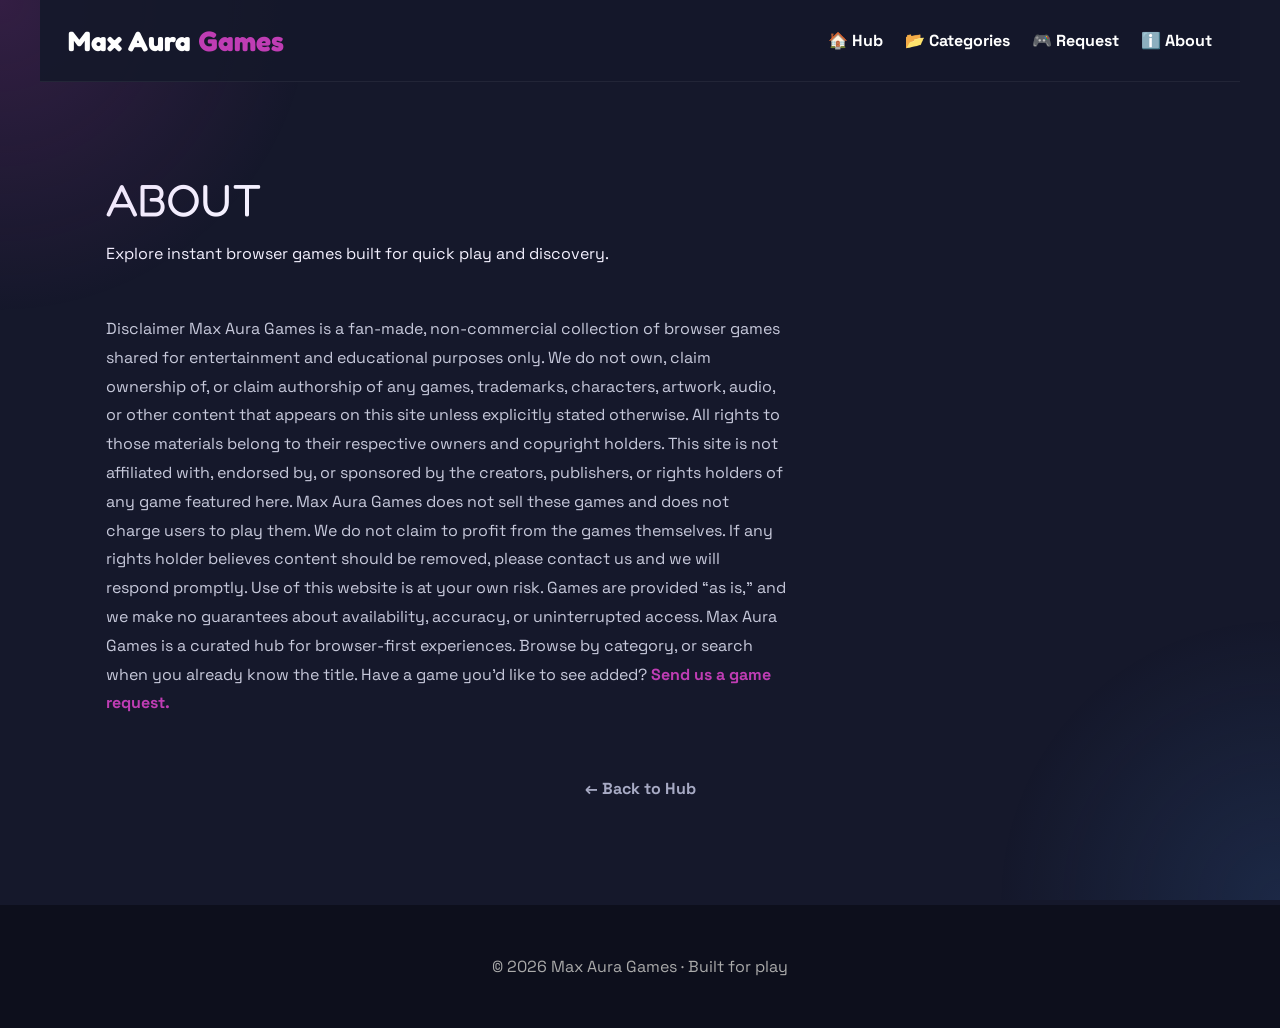
<file: about.html>
<!DOCTYPE html>
<html lang="en">
<head>
  <meta charset="UTF-8">
  <meta name="viewport" content="width=device-width, initial-scale=1.0">
  <title>About | Max Aura Games</title>
  <meta name="description" content="About Max Aura Games — a curated hub for browser games.">
  <link rel="stylesheet" href="styles.css">
  <link rel="preconnect" href="https://fonts.googleapis.com">
  <link rel="preconnect" href="https://fonts.gstatic.com" crossorigin>
  <link href="https://fonts.googleapis.com/css2?family=Fredoka:wght@400;600;700;900&family=Space+Grotesk:wght@400;700&display=swap" rel="stylesheet">
</head>
<body>
  <header class="site-header">
    <a href="index.html" class="brand">Max Aura <span>Games</span></a>
    <nav>
      <a href="home.html">🏠 Hub</a>
      <a href="categories.html">📂 Categories</a>
      <a href="request.html">🎮 Request</a>
      <a href="about.html">ℹ️ About</a>
    </nav>
  </header>

  <main>
    <section class="about-section">
      <div class="section-heading">
        <div>
          <h2>ABOUT</h2>
          <p>Explore instant browser games built for quick play and discovery.</p>
        </div>
      </div>
      <p class="about-copy">
        Disclaimer
        Max Aura Games is a fan-made, non-commercial collection of browser games shared for entertainment and educational purposes only.
        We do not own, claim ownership of, or claim authorship of any games, trademarks, characters, artwork, audio, or other content that appears on this site unless explicitly stated otherwise. All rights to those materials belong to their respective owners and copyright holders.
        This site is not affiliated with, endorsed by, or sponsored by the creators, publishers, or rights holders of any game featured here.
        Max Aura Games does not sell these games and does not charge users to play them. We do not claim to profit from the games themselves. If any rights holder believes content should be removed, please contact us and we will respond promptly.
        Use of this website is at your own risk. Games are provided “as is,” and we make no guarantees about availability, accuracy, or uninterrupted access.
        
        Max Aura Games is a curated hub for browser-first experiences.
        Browse by category, or search when you already know the title.
        Have a game you'd like to see added?
        <a href="request.html">Send us a game request.</a>
      </p>
      <p class="back-row" style="margin-top: 32px;">
        <a href="home.html" class="back-link">← Back to Hub</a>
      </p>
    </section>
  </main>

  <footer>
    <p>© <span id="year"></span> Max Aura Games · Built for play</p>
  </footer>

  <script>
    const yearElement = document.querySelector("#year");
    if (yearElement) yearElement.textContent = new Date().getFullYear();
  </script>
</body>
</html>
</file>
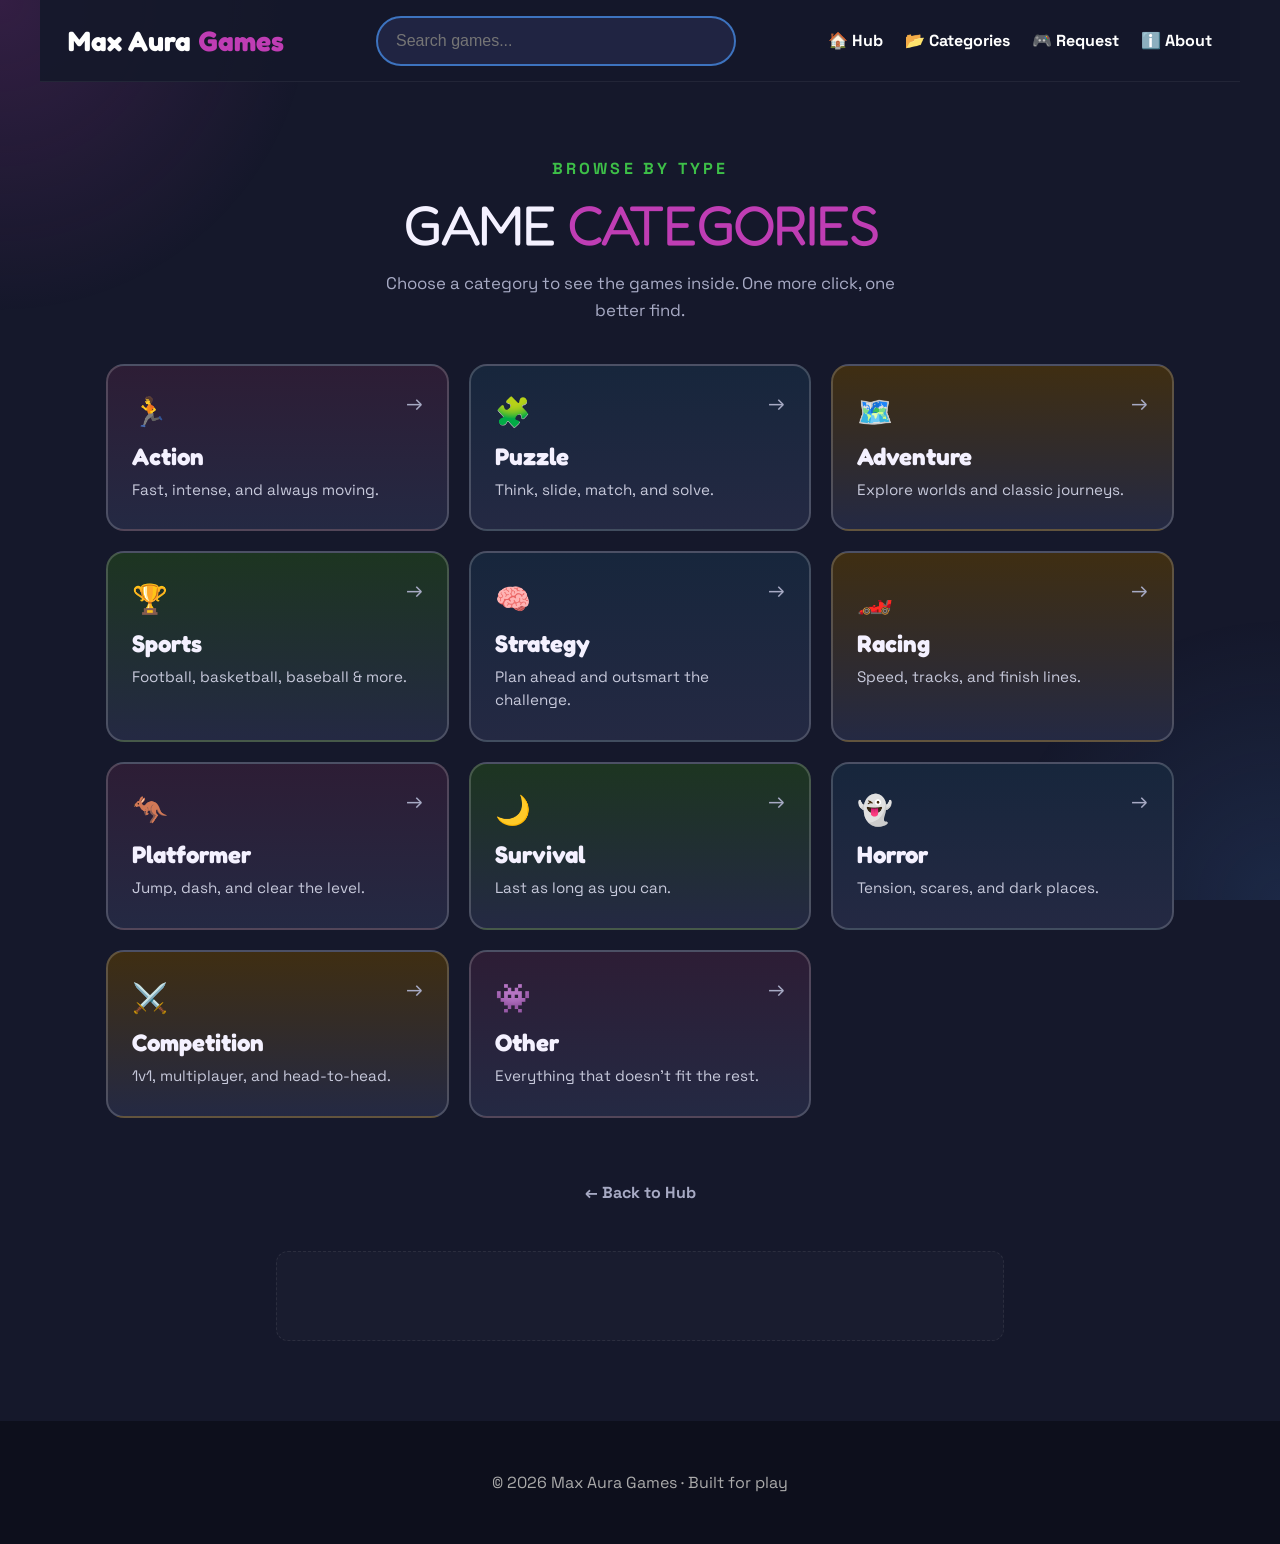
<file: categories.html>
<!DOCTYPE html>
<html lang="en">
<head>
  <meta charset="UTF-8">
  <meta name="viewport" content="width=device-width, initial-scale=1.0">
  <title>Categories | Max Aura Games</title>
  <meta name="description" content="Browse games by category on Max Aura Games.">
  <link rel="stylesheet" href="styles.css">
  <link rel="preconnect" href="https://fonts.googleapis.com">
  <link rel="preconnect" href="https://fonts.gstatic.com" crossorigin>
  <link href="https://fonts.googleapis.com/css2?family=Fredoka:wght@400;600;700;900&family=Space+Grotesk:wght@400;700&display=swap" rel="stylesheet">
</head>
<body>
  <header class="site-header">
    <a href="index.html" class="brand">Max Aura <span>Games</span></a>
    <div class="search-box">
      <input id="game-search" type="text" placeholder="Search games..." aria-label="Search games">
    </div>
    <nav>
      <a href="home.html">🏠 Hub</a>
      <a href="categories.html">📂 Categories</a>
      <a href="request.html">🎮 Request</a>
      <a href="about.html">ℹ️ About</a>
    </nav>
  </header>

  <main class="hub-main">
    <section class="hub-intro">
      <p class="eyebrow">BROWSE BY TYPE</p>
      <h1>GAME <em>CATEGORIES</em></h1>
      <p class="hub-subtitle">Choose a category to see the games inside. One more click, one better find.</p>
    </section>

    <section class="hub-grid category-grid">
      <a href="category.html?cat=Action" class="hub-card hub-card-pink">
        <span class="hub-icon">🏃</span>
        <h2>Action</h2>
        <p>Fast, intense, and always moving.</p>
        <span class="hub-arrow">→</span>
      </a>

      <a href="category.html?cat=Puzzle" class="hub-card hub-card-blue">
        <span class="hub-icon">🧩</span>
        <h2>Puzzle</h2>
        <p>Think, slide, match, and solve.</p>
        <span class="hub-arrow">→</span>
      </a>

      <a href="category.html?cat=Adventure" class="hub-card hub-card-gold">
        <span class="hub-icon">🗺️</span>
        <h2>Adventure</h2>
        <p>Explore worlds and classic journeys.</p>
        <span class="hub-arrow">→</span>
      </a>

      <a href="category.html?cat=Sports" class="hub-card hub-card-green">
        <span class="hub-icon">🏆</span>
        <h2>Sports</h2>
        <p>Football, basketball, baseball & more.</p>
        <span class="hub-arrow">→</span>
      </a>

      <a href="category.html?cat=Strategy" class="hub-card hub-card-blue">
        <span class="hub-icon">🧠</span>
        <h2>Strategy</h2>
        <p>Plan ahead and outsmart the challenge.</p>
        <span class="hub-arrow">→</span>
      </a>

      <a href="category.html?cat=Racing" class="hub-card hub-card-gold">
        <span class="hub-icon">🏎️</span>
        <h2>Racing</h2>
        <p>Speed, tracks, and finish lines.</p>
        <span class="hub-arrow">→</span>
      </a>

      <a href="category.html?cat=Platformer" class="hub-card hub-card-pink">
        <span class="hub-icon">🦘</span>
        <h2>Platformer</h2>
        <p>Jump, dash, and clear the level.</p>
        <span class="hub-arrow">→</span>
      </a>

      <a href="category.html?cat=Survival" class="hub-card hub-card-green">
        <span class="hub-icon">🌙</span>
        <h2>Survival</h2>
        <p>Last as long as you can.</p>
        <span class="hub-arrow">→</span>
      </a>

      <a href="category.html?cat=Horror" class="hub-card hub-card-blue">
        <span class="hub-icon">👻</span>
        <h2>Horror</h2>
        <p>Tension, scares, and dark places.</p>
        <span class="hub-arrow">→</span>
      </a>

      <a href="category.html?cat=Competition" class="hub-card hub-card-gold">
        <span class="hub-icon">⚔️</span>
        <h2>Competition</h2>
        <p>1v1, multiplayer, and head-to-head.</p>
        <span class="hub-arrow">→</span>
      </a>

      <a href="category.html?cat=Other" class="hub-card hub-card-pink">
        <span class="hub-icon">👾</span>
        <h2>Other</h2>
        <p>Everything that doesn’t fit the rest.</p>
        <span class="hub-arrow">→</span>
      </a>
    </section>

    <p class="back-row">
      <a href="home.html" class="back-link">← Back to Hub</a>
    </p>

    <div class="ad-slot" aria-hidden="true"></div>
  </main>

  <footer>
    <p>© <span id="year"></span> Max Aura Games · Built for play</p>
  </footer>

  <script>
    const yearElement = document.querySelector("#year");
    if (yearElement) yearElement.textContent = new Date().getFullYear();
  </script>
  <script src="games.js"></script>
  <script src="search.js"></script>
</body>
</html>
</file>
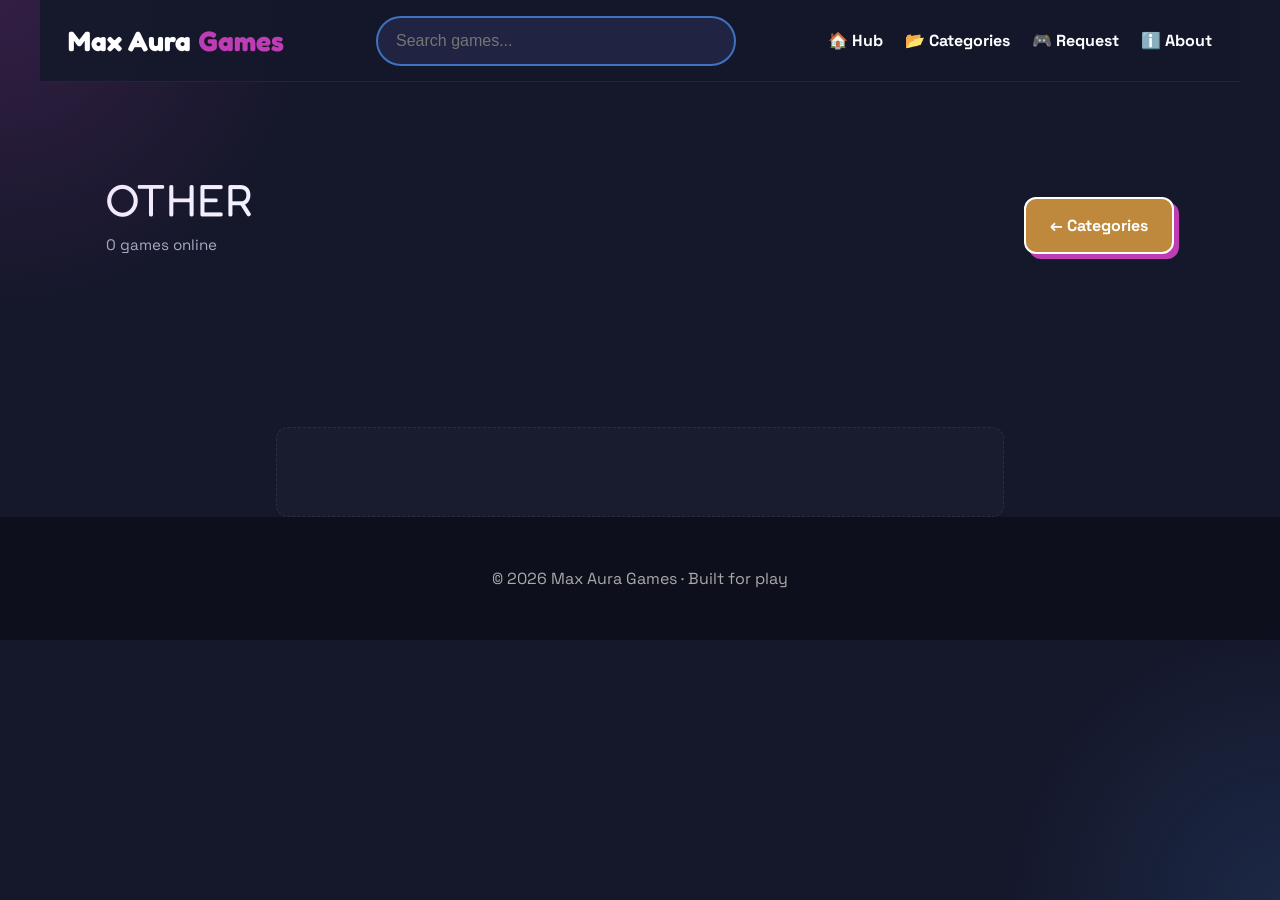
<file: category.html>
<!DOCTYPE html>
<html lang="en">
<head>
  <meta charset="UTF-8">
  <meta name="viewport" content="width=device-width, initial-scale=1.0">
  <title>Category | Max Aura Games</title>
  <meta name="description" content="Games by category on Max Aura Games.">
  <link rel="stylesheet" href="styles.css">
  <link rel="preconnect" href="https://fonts.googleapis.com">
  <link rel="preconnect" href="https://fonts.gstatic.com" crossorigin>
  <link href="https://fonts.googleapis.com/css2?family=Fredoka:wght@400;600;700;900&family=Space+Grotesk:wght@400;700&display=swap" rel="stylesheet">
</head>
<body class="manual-games">
  <header class="site-header">
    <a href="index.html" class="brand">Max Aura <span>Games</span></a>
    <div class="search-box">
      <input id="game-search" type="text" placeholder="Search games..." aria-label="Search games">
    </div>
    <nav>
      <a href="home.html">🏠 Hub</a>
      <a href="categories.html">📂 Categories</a>
      <a href="request.html">🎮 Request</a>
      <a href="about.html">ℹ️ About</a>
    </nav>
  </header>

  <main>
    <section class="games-section">
      <div class="section-heading">
        <div>
          <h2 id="category-title">CATEGORY</h2>
          <p class="game-count" id="game-count">Loading…</p>
        </div>
        <a href="categories.html" class="button">← Categories</a>
      </div>
      <div class="game-grid" id="game-grid"></div>
    </section>
    <div class="ad-slot" aria-hidden="true"></div>
  </main>

  <footer>
    <p>© <span id="year"></span> Max Aura Games · Built for play</p>
  </footer>

  <script src="games.js"></script>
  <script src="script.js"></script>
  <script>
    (function () {
      const params = new URLSearchParams(window.location.search);
      const cat = params.get("cat") || "Other";
      const titleEl = document.getElementById("category-title");
      if (titleEl) titleEl.textContent = cat.toUpperCase();
      document.title = cat + " Games | Max Aura Games";

      const all = typeof games !== "undefined" ? games : [];
      let list;

      if (cat === "Other") {
        const known = [
          "Action", "Puzzle", "Adventure", "Sports", "Strategy",
          "Racing", "Platformer", "Survival", "Horror", "Competition"
        ];
        list = all.filter(
          (g) => g.active !== false && !known.includes(g.category)
        );
      } else {
        list = all.filter(
          (g) => g.active !== false && g.category === cat
        );
      }

      renderGames(list);
      updateCount(list.length);

      const searchInput = document.querySelector("#game-search");
      if (searchInput) {
        searchInput.addEventListener("input", () => {
          const q = searchInput.value.trim().toLowerCase();
          const filtered = !q
            ? list
            : list.filter((g) =>
                [g.title, g.category, g.description]
                  .join(" ")
                  .toLowerCase()
                  .includes(q)
              );
          renderGames(filtered);
          updateCount(filtered.length);
        });
      }
    })();
  </script>
  <script src="search.js"></script>
</body>
</html>
</file>
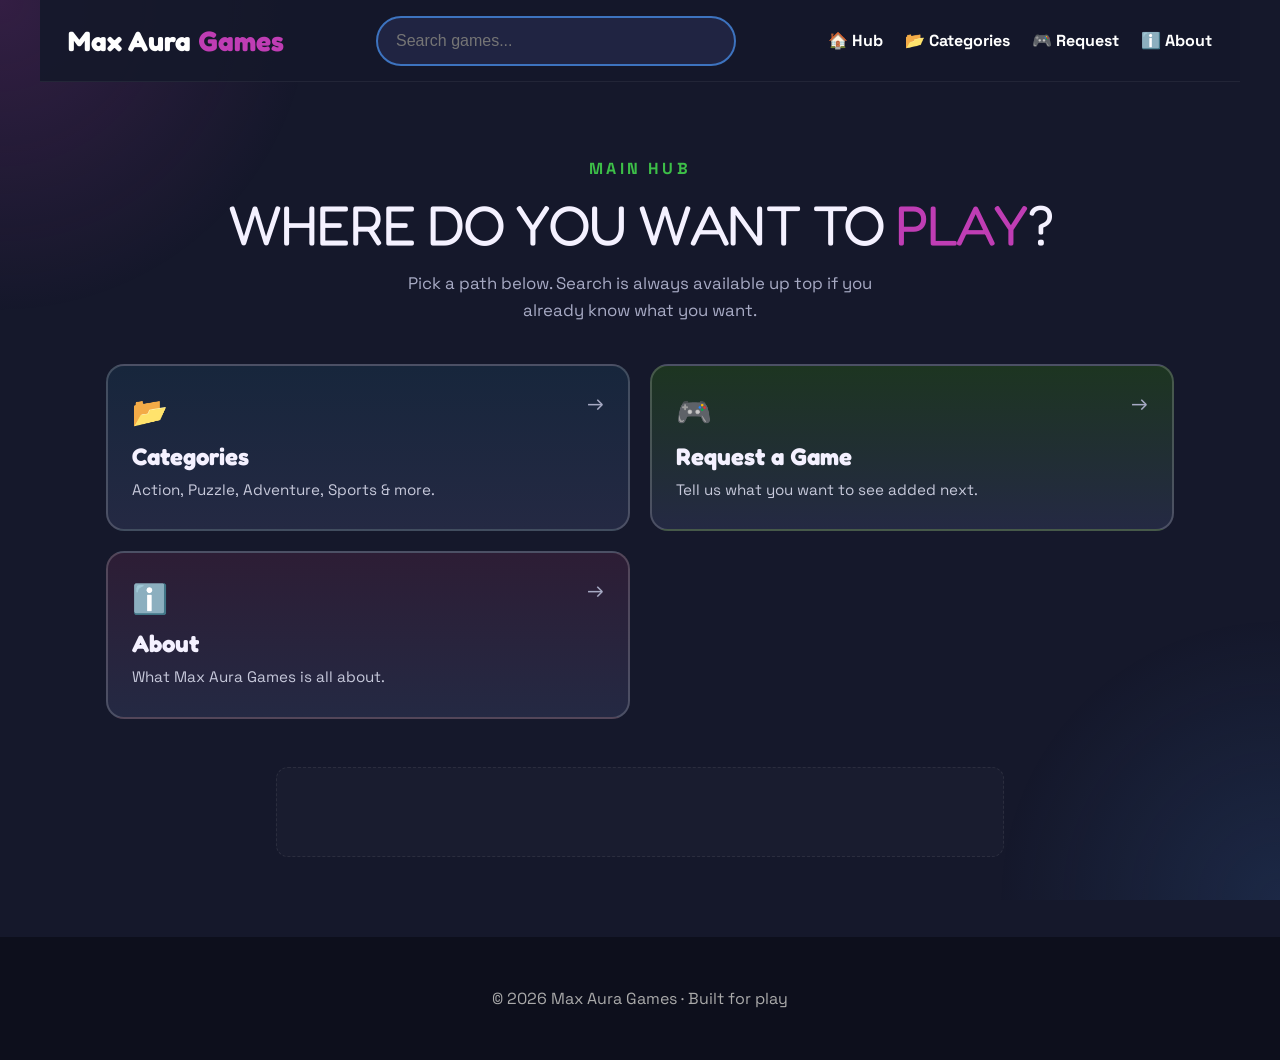
<file: home.html>
<!DOCTYPE html>
<html lang="en">
<head>
  <meta charset="UTF-8">
  <meta name="viewport" content="width=device-width, initial-scale=1.0">
  <title>Home | Max Aura Games</title>
  <meta name="description" content="Browse categories and more on Max Aura Games.">
  <link rel="stylesheet" href="styles.css">
  <link rel="preconnect" href="https://fonts.googleapis.com">
  <link rel="preconnect" href="https://fonts.gstatic.com" crossorigin>
  <link href="https://fonts.googleapis.com/css2?family=Fredoka:wght@400;600;700;900&family=Space+Grotesk:wght@400;700&display=swap" rel="stylesheet">
</head>
<body>
  <header class="site-header">
    <a href="index.html" class="brand">Max Aura <span>Games</span></a>
    <div class="search-box">
      <input id="game-search" type="text" placeholder="Search games..." aria-label="Search games">
    </div>
    <nav>
      <a href="home.html">🏠 Hub</a>
      <a href="categories.html">📂 Categories</a>
      <a href="request.html">🎮 Request</a>
      <a href="about.html">ℹ️ About</a>
    </nav>
  </header>

  <main class="hub-main">
    <section class="hub-intro">
      <p class="eyebrow">MAIN HUB</p>
      <h1>WHERE DO YOU WANT TO <em>PLAY</em>?</h1>
      <p class="hub-subtitle">Pick a path below. Search is always available up top if you already know what you want.</p>
    </section>

    <section class="hub-grid">
      <a href="categories.html" class="hub-card hub-card-blue">
        <span class="hub-icon">📂</span>
        <h2>Categories</h2>
        <p>Action, Puzzle, Adventure, Sports & more.</p>
        <span class="hub-arrow">→</span>
      </a>

      <a href="request.html" class="hub-card hub-card-green">
        <span class="hub-icon">🎮</span>
        <h2>Request a Game</h2>
        <p>Tell us what you want to see added next.</p>
        <span class="hub-arrow">→</span>
      </a>

      <a href="about.html" class="hub-card hub-card-pink">
        <span class="hub-icon">ℹ️</span>
        <h2>About</h2>
        <p>What Max Aura Games is all about.</p>
        <span class="hub-arrow">→</span>
      </a>
    </section>

    <!-- Optional ad space placeholder (clean, non-misleading) -->
    <div class="ad-slot" aria-hidden="true"></div>
  </main>

  <footer>
    <p>© <span id="year"></span> Max Aura Games · Built for play</p>
  </footer>

  <script>
    const yearElement = document.querySelector("#year");
    if (yearElement) yearElement.textContent = new Date().getFullYear();
  </script>
  <script src="games.js"></script>
  <script src="search.js"></script>
</body>
</html>
</file>
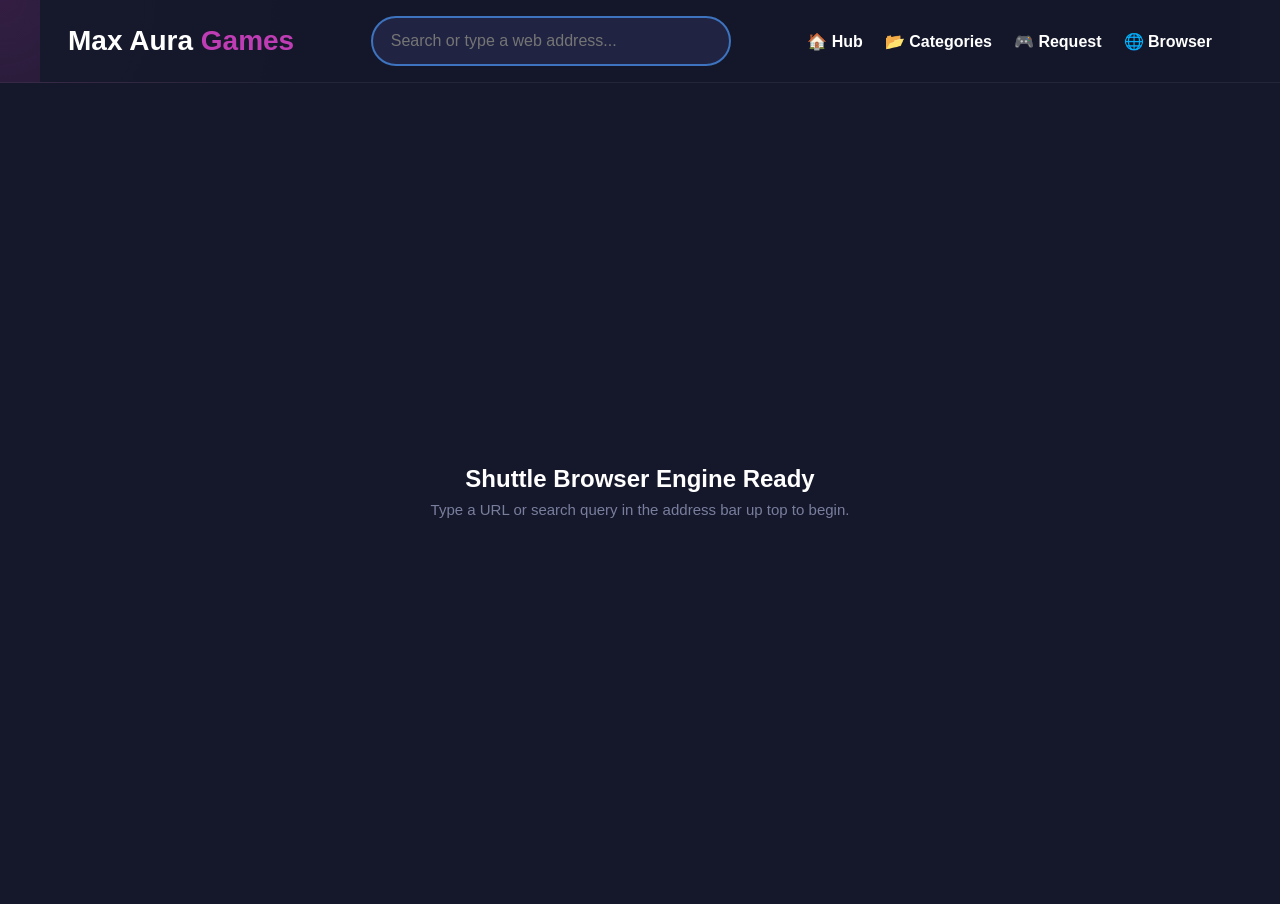
<file: proxy.html>
<!DOCTYPE html>
<html lang="en">
<head>
  <meta charset="UTF-8">
  <meta name="viewport" content="width=device-width, initial-scale=1.0">
  <title>Arcade Browser | Max Aura Games</title>
  <link rel="stylesheet" href="styles.css">
  
  <style>
    html, body {
      margin: 0 !important;
      padding: 0 !important;
      height: 100vh !important;
      overflow: hidden !important;
      background: #15182b !important;
    }
    
    .browser-page-layout {
      display: flex;
      flex-direction: column;
    }

    .header-wrapper-block {
      width: 100%;
      background: rgba(21, 24, 43, 0.92);
      border-bottom: 1px solid rgba(255, 255, 255, 0.06);
    }

    .browser-page-layout .site-header {
      position: relative !important;
      border-bottom: none !important;
    }

    .browser-viewport-frame {
      flex: 1;
      width: 100vw;
      height: calc(100vh - 82px);
      margin: 0 !important;
      padding: 0 !important;
      position: relative;
      background: #15182b;
    }

    .proxy-clean-placeholder {
      position: absolute;
      inset: 0;
      display: flex;
      flex-direction: column;
      align-items: center;
      justify-content: center;
      color: #a7aac4;
      font-family: "Space Grotesk", sans-serif;
      text-align: center;
      z-index: 2;
      padding: 20px;
    }

    .proxy-clean-placeholder h2 {
      font-family: "Fredoka", sans-serif;
      font-size: 24px;
      margin: 0 0 8px 0;
      color: #ffffff;
    }

    .proxy-clean-placeholder p {
      margin: 0;
      font-size: 15px;
      color: #7a7e9d;
    }

    #shuttle-viewport {
      width: 100%;
      height: 100%;
      border: none;
      background-color: transparent;
      position: relative;
      z-index: 5;
    }
  </style>
</head>
<body class="browser-page-layout">

  <div class="header-wrapper-block">
    <header class="site-header">
      <a href="index.html" class="brand">Max Aura <span>Games</span></a>
      <div class="search-box">
        <input type="text" id="proxy-url-input" data-search-bound="1" autocomplete="off" placeholder="Search or type a web address...">
      </div>
      <nav>
        <a href="index.html">🏠 Hub</a>
        <a href="categories.html">📂 Categories</a>
        <a href="request.html">🎮 Request</a>
        <a href="proxy.html" class="is-active">🌐 Browser</a>
      </nav>
    </header>
  </div>

  <main class="browser-viewport-frame">
    <div class="proxy-clean-placeholder" id="engine-status-placeholder">
      <h2>Shuttle Browser Engine Ready</h2>
      <p>Type a URL or search query in the address bar up top to begin.</p>
    </div>
    <iframe id="shuttle-viewport" src="about:blank" allowfullscreen></iframe>
  </main>

  <script>
    document.addEventListener("DOMContentLoaded", () => {
        const urlInput = document.getElementById('proxy-url-input');
        const viewport = document.getElementById('shuttle-viewport');
        const statusPlaceholder = document.getElementById('engine-status-placeholder');

        const proxyBase = "https://railway.app";

        function loadRequestedSite() {
            let targetUrl = urlInput.value.trim();
            if (!targetUrl) return;
            
            // Clean parsing rules completely eliminate text string repeating errors
            if (!targetUrl.startsWith('http://') && !targetUrl.startsWith('https://')) {
                if (targetUrl.includes('.') && !targetUrl.includes(' ')) {
                    targetUrl = 'https://' + targetUrl;
                } else {
                    targetUrl = 'https://google.com' + encodeURIComponent(targetUrl);
                }
            }

            if (statusPlaceholder) {
              statusPlaceholder.style.display = 'none';
            }
            viewport.style.backgroundColor = '#ffffff';
            viewport.src = proxyBase + encodeURIComponent(targetUrl);
        }

        if (urlInput) {
            urlInput.addEventListener('keydown', function(e) {
                if (e.key === 'Enter') {
                    e.preventDefault();
                    e.stopImmediatePropagation();
                    loadRequestedSite();
                    return false;
                }
            }, true);
        }
    });
  </script>
</body>
</html>
</file>
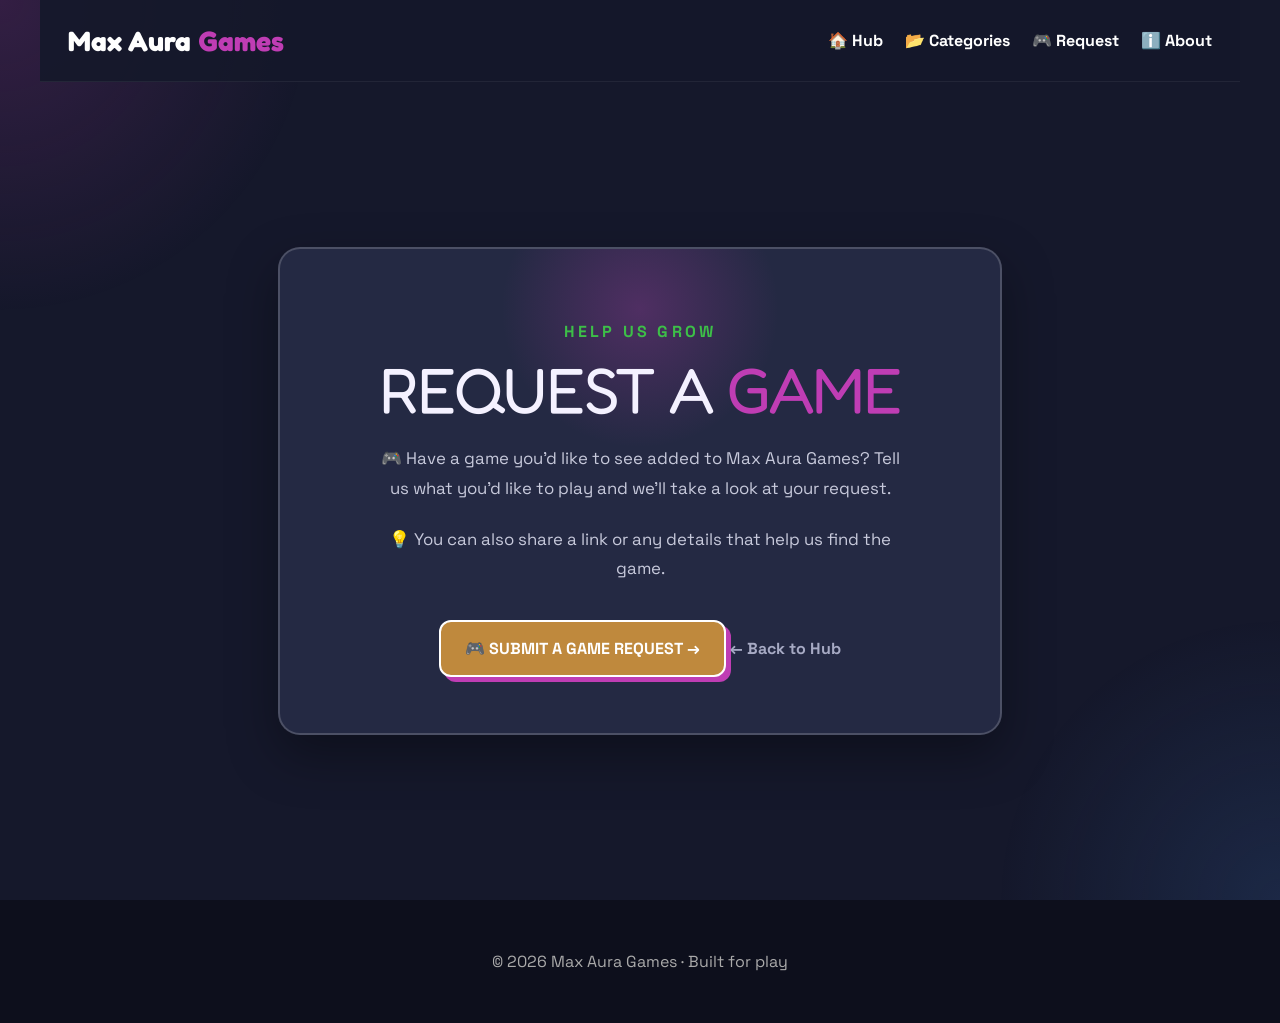
<file: request.html>
<!DOCTYPE html>
<html lang="en">
<head>
  <meta charset="UTF-8">
  <meta name="viewport" content="width=device-width, initial-scale=1.0">
  <title>Request a Game | Max Aura Games</title>
  <meta name="description" content="Request a game to be added to Max Aura Games.">
  <link rel="stylesheet" href="styles.css">
  <link rel="preconnect" href="https://fonts.googleapis.com">
  <link rel="preconnect" href="https://fonts.gstatic.com" crossorigin>
  <link href="https://fonts.googleapis.com/css2?family=Fredoka:wght@400;600;700;900&family=Space+Grotesk:wght@400;700&display=swap" rel="stylesheet">
</head>
<body>
  <header class="site-header">
    <a href="index.html" class="brand">Max Aura <span>Games</span></a>
    <nav>
      <a href="home.html">🏠 Hub</a>
      <a href="categories.html">📂 Categories</a>
      <a href="request.html">🎮 Request</a>
      <a href="about.html">ℹ️ About</a>
    </nav>
  </header>

  <main>
    <section class="request-section">
      <div class="request-card">
        <p class="eyebrow">HELP US GROW</p>
        <h1>REQUEST A <em>GAME</em></h1>
        <p class="request-description">
          🎮 Have a game you'd like to see added to Max Aura Games?
          Tell us what you'd like to play and we'll take a look at your request.
        </p>
        <p class="request-description">
          💡 You can also share a link or any details that help us find the game.
        </p>
        <a
          href="https://docs.google.com/forms/d/e/1FAIpQLSd4O_1v8hJ06CQHvyP_VF0NX0h-2sr9XVnOs7SKbyOX3UQBXw/viewform?usp=dialog"
          class="button request-button"
          target="_blank"
          rel="noopener noreferrer"
        >
          🎮 SUBMIT A GAME REQUEST →
        </a>
        <a href="home.html" class="back-link">← Back to Hub</a>
      </div>
    </section>
  </main>

  <footer>
    <p>© <span id="year"></span> Max Aura Games · Built for play</p>
  </footer>

  <script>
    const yearElement = document.querySelector("#year");
    if (yearElement) yearElement.textContent = new Date().getFullYear();
  </script>
</body>
</html>
</file>
<file: styles.css>
:root {
  --ink: #f4f1ff;
  --dark: #15182b;
  --dark-two: #202442;
  --blue: #3D73BF;
  --pink: #BF3DB4;
  --gold: #BF893D;
  --green: #3DBF48;
  --card: #242943;
  --card-alt: #1f2238;
}

* {
  box-sizing: border-box;
}

html {
  scroll-behavior: smooth;
}

body {
  margin: 0;
  min-height: 100vh;
  color: var(--ink);
  background: var(--dark);
  font-family: "Space Grotesk", sans-serif;
}

body::before {
  content: "";
  position: fixed;
  inset: 0;
  background: radial-gradient(circle at top left, rgba(191, 61, 180, 0.18), transparent 20%),
    radial-gradient(circle at bottom right, rgba(61, 115, 191, 0.18), transparent 18%);
  pointer-events: none;
}

.site-header {
  position: sticky;
  top: 0;
  z-index: 10;
  height: 82px;
  max-width: 1200px;
  margin: 0 auto;
  padding: 0 28px;
  display: flex;
  align-items: center;
  justify-content: space-between;
  gap: 25px;
  background: rgba(21, 24, 43, 0.92);
  border-bottom: 1px solid rgba(255, 255, 255, 0.06);
}

.brand {
  color: white;
  font-family: "Fredoka", sans-serif;
  font-size: 28px;
  font-weight: 900;
  text-decoration: none;
}

.brand span {
  color: var(--pink);
}

.search-box {
  flex: 1;
  max-width: 360px;
}

.search-box input {
  width: 100%;
  padding: 14px 18px;
  background: var(--dark-two);
  color: white;
  border: 2px solid var(--blue);
  border-radius: 25px;
  font-size: 16px;
  outline: none;
  transition: border-color 0.2s ease;
}

.search-box input:focus {
  border-color: var(--pink);
}

nav {
  display: flex;
  gap: 22px;
}

nav a {
  color: white;
  text-decoration: none;
  font-weight: 700;
}

nav a:hover {
  color: var(--green);
}

.hero {
  position: relative;
  overflow: hidden;
  min-height: 500px;
  padding: 100px max(28px, calc((100vw - 1124px) / 2));
  background: linear-gradient(135deg, var(--dark), var(--dark-two));
}

.hero::before {
  content: "";
  position: absolute;
  inset: 0;
  opacity: 0.25;
  background-image: radial-gradient(var(--blue) 1px, transparent 1px);
  background-size: 32px 32px;
}

.eyebrow {
  color: var(--green);
  font-weight: 900;
  text-transform: uppercase;
  letter-spacing: 0.2em;
}

h1 {
  margin: 18px 0 0;
  font: clamp(45px, 6vw, 80px) "Fredoka", sans-serif;
  letter-spacing: -3px;
  line-height: 0.95;
}

h1 em {
  color: var(--pink);
  font-style: normal;
}

.button {
  display: inline-flex;
  margin-top: 24px;
  padding: 16px 24px;
  background: var(--gold);
  color: white;
  border-radius: 12px;
  border: 2px solid white;
  box-shadow: 5px 5px 0 var(--pink);
  text-decoration: none;
  font-weight: 900;
  transition: transform 0.2s ease, box-shadow 0.2s ease;
}

.button:hover {
  transform: translate(3px, 3px);
  box-shadow: 2px 2px 0 var(--pink);
}

.orb {
  position: absolute;
  border-radius: 50%;
  filter: blur(2px);
}

.orb-one {
  top: 70px;
  right: 12%;
  width: 230px;
  height: 230px;
  background: var(--pink);
  box-shadow: 0 0 60px var(--pink);
}

.orb-two {
  bottom: -80px;
  right: 35%;
  width: 220px;
  height: 220px;
  background: var(--blue);
  box-shadow: 0 0 70px var(--blue);
}

.games-section,
.about-section {
  max-width: 1124px;
  margin: 0 auto;
  padding: 90px 28px;
}

.section-heading {
  display: flex;
  justify-content: space-between;
  align-items: flex-end;
  margin-bottom: 35px;
}

.section-heading h2 {
  margin: 0;
  font: clamp(28px, 4vw, 45px) "Fredoka", sans-serif;
}

.game-count {
  margin: 8px 0 0;
  color: #a7aac4;
  font-size: 0.95rem;
}

.game-grid {
  display: grid;
  grid-template-columns: repeat(4, minmax(0, 1fr));
  gap: 20px;
}

.game-card {
  background: var(--card);
  border-radius: 18px;
  border: 2px solid rgba(255, 255, 255, 0.18);
  padding: 22px;
  overflow: hidden;
  transition: transform 0.25s ease, border-color 0.25s ease;
}

.game-card:hover {
  transform: translateY(-4px);
  border-color: rgba(255, 255, 255, 0.32);
}

.game-card.pink {
  background: linear-gradient(180deg, #2d1d35 0%, var(--card) 100%);
}

.game-card.blue {
  background: linear-gradient(180deg, #17263c 0%, var(--card) 100%);
}

.game-card.gold {
  background: linear-gradient(180deg, #3f2e12 0%, var(--card) 100%);
}

.game-card.green {
  background: linear-gradient(180deg, #1d3521 0%, var(--card) 100%);
}

.game-art {
  display: flex;
  align-items: center;
  justify-content: space-between;
  gap: 14px;
  margin-bottom: 22px;
}

.game-art img,
.game-art-placeholder {
  width: 100%;
  height: 170px;
  border-radius: 12px;
}

.game-art-placeholder {
  display: grid;
  place-items: center;
  background: rgba(255, 255, 255, 0.06);
  color: #f4f1ff;
  font-size: 2rem;
  font-weight: 900;
}

.game-art img {
  width: 100%;
  height: 170px;
  object-fit: cover;
  border-radius: 12px;
}

.game-art-placeholder.fallback-hidden {
  display: none;
}

.game-art b {
  font-size: 1rem;
  color: #a7aac4;
}

.game-info h3 {
  margin: 0 0 12px;
  font-size: 1.4rem;
}

.category {
  margin: 0 0 12px;
  color: var(--pink);
  font-weight: 700;
  letter-spacing: 0.05em;
  text-transform: uppercase;
}

.game-info p {
  margin: 0 0 18px;
  color: #c7c9db;
  line-height: 1.6;
}

.game-info a {
  display: inline-flex;
  align-items: center;
  gap: 8px;
  padding: 12px 18px;
  background: var(--blue);
  border-radius: 999px;
  color: white;
  text-decoration: none;
  font-weight: 700;
  transition: transform 0.2s ease, opacity 0.2s ease;
}

.game-info a:hover {
  transform: translateY(-1px);
}

.game-info a.disabled,
.game-info a[aria-disabled="true"] {
  opacity: 0.55;
  pointer-events: none;
}

.about-copy {
  max-width: 680px;
  color: #c7c9db;
  line-height: 1.8;
}

footer {
  padding: 35px 28px;
  background: #0d0f1c;
  color: #aaa;
  text-align: center;
}

@media (max-width: 850px) {
  .game-grid {
    grid-template-columns: repeat(2, minmax(0, 1fr));
  }

  .site-header {
    flex-wrap: wrap;
    height: auto;
    padding-top: 20px;
  }

  .search-box {
    order: 3;
    width: 100%;
  }
}

@media (max-width: 520px) {
  .game-grid {
    grid-template-columns: 1fr;
  }

  .brand {
    font-size: 22px;
  }

  .hero {
    padding-top: 75px;
  }
}

/* ================================
   REQUEST A GAME PAGE
================================ */

.request-section {
  max-width: 780px;
  min-height: calc(100vh - 82px);
  margin: 0 auto;
  padding: 90px 28px;
  display: flex;
  align-items: center;
  justify-content: center;
}

.request-card {
  width: 100%;
  text-align: center;
  background: var(--card);
  border: 2px solid rgba(255, 255, 255, 0.18);
  border-radius: 22px;
  padding: 56px 40px;
  position: relative;
  overflow: hidden;
  box-shadow: 0 20px 50px rgba(0, 0, 0, 0.35);
}

.request-card::before {
  content: "";
  position: absolute;
  top: -80px;
  left: 50%;
  transform: translateX(-50%);
  width: 280px;
  height: 280px;
  background: radial-gradient(circle, rgba(191, 61, 180, 0.28), transparent 70%);
  pointer-events: none;
}

.request-section .eyebrow {
  position: relative;
  z-index: 1;
}

.request-section h1 {
  position: relative;
  z-index: 1;
  margin: 14px 0 0;
  font: clamp(40px, 7vw, 64px) "Fredoka", sans-serif;
  letter-spacing: -2px;
  line-height: 1;
}

.request-section h1 em {
  color: var(--pink);
  font-style: normal;
}

.request-description {
  position: relative;
  z-index: 1;
  max-width: 520px;
  margin: 22px auto 0;
  color: #c7c9db;
  font-size: 1.05rem;
  line-height: 1.75;
}

.request-button {
  position: relative;
  z-index: 1;
  margin-top: 36px;
}

.back-link {
  display: inline-block;
  position: relative;
  z-index: 1;
  margin-top: 28px;
  color: #a7aac4;
  text-decoration: none;
  font-weight: 700;
  transition: color 0.2s ease;
}

.back-link:hover {
  color: var(--green);
}

.about-copy a {
  color: var(--pink);
  font-weight: 700;
  text-decoration: none;
}

.about-copy a:hover {
  color: var(--green);
}

/* Header nav spacing when more links are present */
.site-header nav {
  flex-wrap: wrap;
  justify-content: flex-end;
}

@media (max-width: 700px) {
  .request-section {
    padding: 60px 18px;
  }

  .request-card {
    padding: 40px 22px;
  }

  .request-button {
    width: 100%;
    justify-content: center;
  }
}

/* ================================
   WELCOME PAGE
================================ */

.welcome-page {
  min-height: 100vh;
  display: flex;
  flex-direction: column;
}

.welcome-hero {
  position: relative;
  flex: 1;
  display: flex;
  flex-direction: column;
  align-items: center;
  justify-content: center;
  text-align: center;
  padding: 80px 28px 60px;
  overflow: hidden;
  background: linear-gradient(135deg, var(--dark), var(--dark-two));
}

.welcome-hero::before {
  content: "";
  position: absolute;
  inset: 0;
  opacity: 0.25;
  background-image: radial-gradient(var(--blue) 1px, transparent 1px);
  background-size: 32px 32px;
  pointer-events: none;
}

.welcome-tagline {
  position: relative;
  z-index: 1;
  max-width: 480px;
  margin: 20px auto 0;
  color: #c7c9db;
  font-size: 1.15rem;
  line-height: 1.7;
}

.welcome-hero .button {
  position: relative;
  z-index: 1;
}

.welcome-footer {
  padding: 24px 28px;
  background: #0d0f1c;
  color: #aaa;
  text-align: center;
  font-size: 0.9rem;
}

/* ================================
   HUB + CATEGORY CARDS
================================ */

.hub-main {
  max-width: 1124px;
  margin: 0 auto;
  padding: 60px 28px 80px;
}

.hub-intro {
  text-align: center;
  margin-bottom: 40px;
}

.hub-intro h1 {
  margin: 12px 0 0;
  font: clamp(36px, 5vw, 56px) "Fredoka", sans-serif;
  letter-spacing: -2px;
  line-height: 1.05;
}

.hub-intro h1 em {
  color: var(--pink);
  font-style: normal;
}

.hub-subtitle {
  max-width: 520px;
  margin: 16px auto 0;
  color: #a7aac4;
  font-size: 1.05rem;
  line-height: 1.6;
}

.hub-grid {
  display: grid;
  grid-template-columns: repeat(2, minmax(0, 1fr));
  gap: 20px;
}

.category-grid {
  grid-template-columns: repeat(3, minmax(0, 1fr));
}

.hub-card {
  display: block;
  position: relative;
  background: var(--card);
  border: 2px solid rgba(255, 255, 255, 0.18);
  border-radius: 18px;
  padding: 28px 24px;
  text-decoration: none;
  color: inherit;
  transition: transform 0.25s ease, border-color 0.25s ease;
  overflow: hidden;
}

.hub-card:hover {
  transform: translateY(-4px);
  border-color: rgba(255, 255, 255, 0.35);
}

.hub-card-pink {
  background: linear-gradient(180deg, #2d1d35 0%, var(--card) 100%);
}

.hub-card-blue {
  background: linear-gradient(180deg, #17263c 0%, var(--card) 100%);
}

.hub-card-gold {
  background: linear-gradient(180deg, #3f2e12 0%, var(--card) 100%);
}

.hub-card-green {
  background: linear-gradient(180deg, #1d3521 0%, var(--card) 100%);
}

.hub-icon {
  display: block;
  font-size: 1.8rem;
  margin-bottom: 12px;
}

.hub-card h2 {
  margin: 0 0 8px;
  font-family: "Fredoka", sans-serif;
  font-size: 1.5rem;
  font-weight: 700;
}

.hub-card p {
  margin: 0;
  color: #c7c9db;
  line-height: 1.5;
  font-size: 0.95rem;
}

.hub-arrow {
  position: absolute;
  top: 24px;
  right: 24px;
  font-size: 1.3rem;
  color: #a7aac4;
  transition: transform 0.2s ease, color 0.2s ease;
}

.hub-card:hover .hub-arrow {
  transform: translateX(4px);
  color: var(--green);
}

.back-row {
  text-align: center;
  margin-top: 36px;
}

/* Clean reserved space for future ads — not clickable, not misleading */
.ad-slot {
  max-width: 728px;
  min-height: 90px;
  margin: 48px auto 0;
  border: 1px dashed rgba(255, 255, 255, 0.08);
  border-radius: 12px;
  background: rgba(255, 255, 255, 0.02);
}

@media (max-width: 850px) {
  .hub-grid,
  .category-grid {
    grid-template-columns: 1fr 1fr;
  }
}

@media (max-width: 520px) {
  .hub-grid,
  .category-grid {
    grid-template-columns: 1fr;
  }

  .hub-main {
    padding: 40px 16px 60px;
  }
}
</file>
